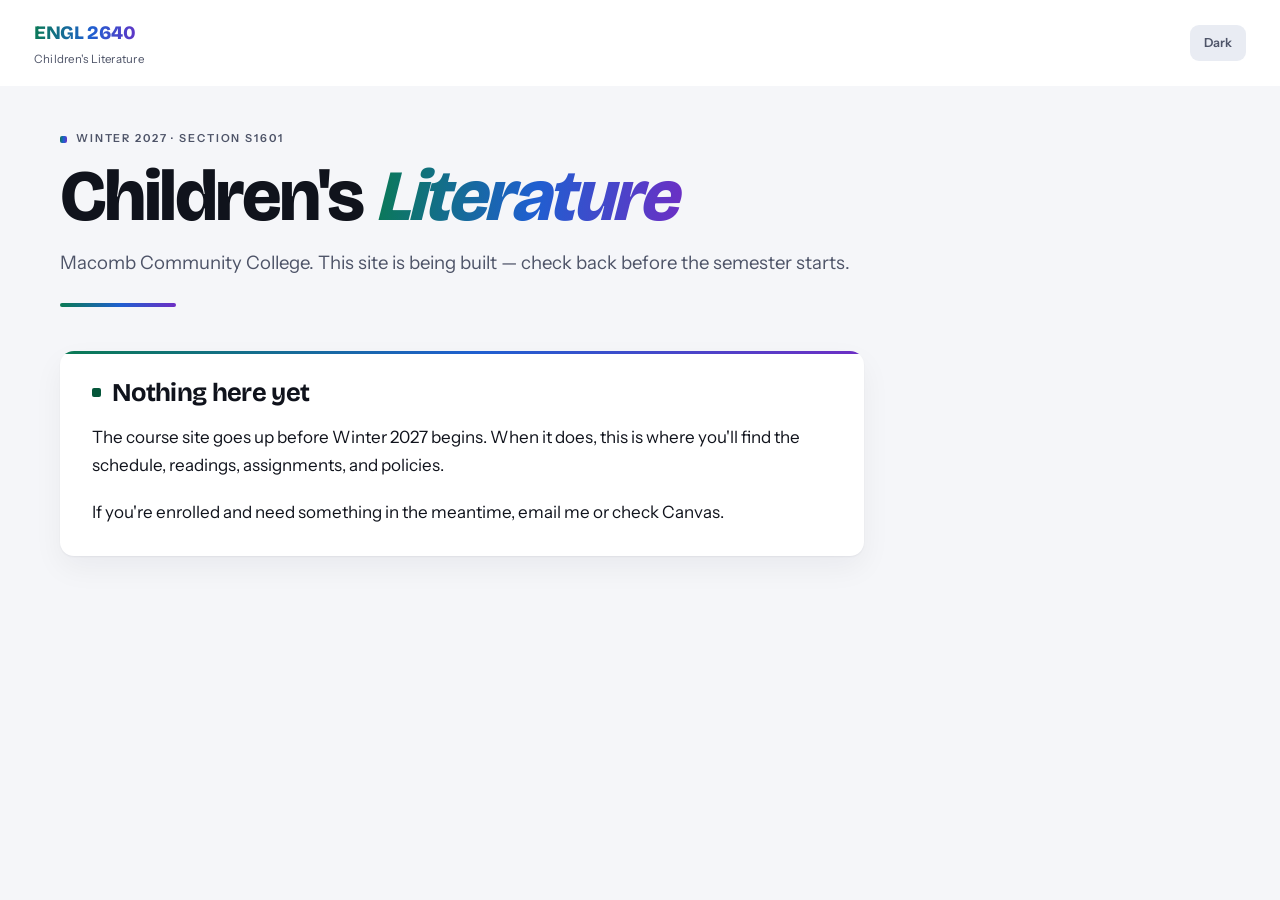
<file: index.html>
<!DOCTYPE html>
<html lang="en">
<head>
<meta charset="utf-8">
<meta name="viewport" content="width=device-width, initial-scale=1">
<title>ENGL 2640 · Children's Literature</title>
<meta name="description" content="ENGL 2640 Children's Literature at Macomb Community College — Winter 2027. Course site in development.">
<meta name="robots" content="noindex">
<link rel="preconnect" href="https://fonts.googleapis.com">
<link rel="preconnect" href="https://fonts.gstatic.com" crossorigin>
<link href="https://fonts.googleapis.com/css2?family=Bricolage+Grotesque:opsz,wght@12..96,400;12..96,600;12..96,800&family=Instrument+Sans:wght@400;500;600;700&family=JetBrains+Mono:wght@400;500;700&display=swap" rel="stylesheet">
<link rel="stylesheet" href="css/style.css">
</head>
<body>

<a class="skip-link" href="#main">Skip to main content</a>

<header class="topbar">
  <a class="wordmark" href="index.html">
    <span class="wordmark-code">ENGL 2640</span>
    <span class="wordmark-name">Children's Literature</span>
  </a>
  <button type="button" class="theme-toggle">Dark</button>
</header>

<main class="content" id="main">

  <section class="page-head">
    <p class="eyebrow"><span class="eyebrow-dot" aria-hidden="true"></span>Winter 2027 · Section S1601</p>
    <h1>Children's <em>Literature</em></h1>
    <p class="deck">Macomb Community College. This site is being built — check back before the semester starts.</p>
    <div class="head-rule" aria-hidden="true"></div>
  </section>

  <article class="card">
    <h2><span class="h2-mark" aria-hidden="true"></span>Nothing here yet</h2>
    <p>The course site goes up before Winter 2027 begins. When it does, this is where you'll find the schedule, readings, assignments, and policies.</p>
    <p>If you're enrolled and need something in the meantime, email me or check Canvas.</p>
  </article>

</main>

<script src="js/theme.js"></script>
<script src="js/nav.js"></script>
</body>
</html>
</file>
<file: css/style.css>
/* ============================================================
   ENGL 2640 · Children's Literature
   ------------------------------------------------------------
   SHARED LIT BASE, copied from the 1730 site. The component set
   and the two constraints below are meant to be identical across
   1730 / 2640 / 2855.

   ⚠️ PALETTE NOT YET CHOSEN. This file currently inherits 1730's
   green → blue → violet spectrum verbatim. Per the cross-site
   convention each course gets its own accent, so the token block
   under "1. TOKENS" is the thing to change — nothing below it
   should need touching.
   ============================================================ */

/* ============================================================
   ENGL 1730 · Contemporary American Literature
   Design: "Feed / Spectrum"
   ------------------------------------------------------------
   Two principles this file is built around:

   1. NO HARD RULES. Separation is done with surface-colour value
      shifts, spacing, and gradients — never a high-contrast line.
      A crisp border reads as an interruption and competes with
      the text. If you need to divide something, change the
      surface or add space. Gradient edges are fine: they read as
      movement, and the eye keeps going.

   2. NOTHING THAT ISN'T CLICKABLE MAY LOOK CLICKABLE. The card
      /tag/pin vocabulary is borrowed from where students already
      read, but it must never imply a control that doesn't exist.
      No reaction rows, no vote arrows, no button-shaped chips.
   ============================================================ */

/* ---- 1. TOKENS ------------------------------------------------
   Light is the base; dark redefines only the token values.
   Components always style through tokens, never inside the media
   query, so a new theme is a palette change and nothing else.   */

:root {
  /* surfaces */
  --ground:     #f5f6f9;   /* page behind everything */
  --surface:    #ffffff;   /* cards, top bar, sidebar */
  --surface-2:  #e9ecf3;   /* hover, quiet chips */

  /* text */
  --ink:        #10131c;
  --ink-2:      #4e5468;   /* secondary — still AAA on --ground */

  /* accents: green → blue → violet, spectrum order */
  --accent:     #05563a;   /* green  — links, current nav */
  --accent-2:   #5c25b0;   /* violet — tags, lens numerals */
  --accent-3:   #1a49a8;   /* blue   — notes, callouts */
  --grad: linear-gradient(96deg, #0a7a53 0%, #1f5fd0 52%, #6d2ec4 100%);

  --rule:       #dbdfe9;   /* only ever used faded or as a wash edge */
  --wash:       #ebe9f7;   /* tinted fill for notes / current nav */
  --on-accent:  #ffffff;

  /* lift: replaces borders on cards */
  --lift: 0 1px 2px rgba(20, 16, 45, .055), 0 12px 30px rgba(20, 16, 45, .05);

  --radius: 14px;

  --f-display: "Bricolage Grotesque", system-ui, sans-serif;
  --f-body:    "Instrument Sans", system-ui, sans-serif;
  --f-mono:    "JetBrains Mono", ui-monospace, Menlo, monospace;

  /* set by js/nav.js when a sticky offset is needed; 0 on the real site */
  --top-offset: 0px;
}

@media (prefers-color-scheme: dark) {
  :root:not([data-theme="light"]) {
    --ground:    #090d13;
    --surface:   #111722;
    --surface-2: #18202d;
    --ink:       #eef1f6;
    --ink-2:     #a3abbd;
    --accent:    #4fd6a0;
    --accent-2:  #b08cff;
    --accent-3:  #7aa8ff;
    --grad: linear-gradient(96deg, #4fd6a0 0%, #7aa8ff 52%, #b08cff 100%);
    --rule:      #212a38;
    --wash:      #17203a;
    --on-accent: #090d13;
    --lift: 0 1px 2px rgba(0, 0, 0, .3), 0 12px 30px rgba(0, 0, 0, .22);
  }
}

/* explicit override must beat the media query in both directions */
:root[data-theme="dark"] {
  --ground:    #090d13;
  --surface:   #111722;
  --surface-2: #18202d;
  --ink:       #eef1f6;
  --ink-2:     #a3abbd;
  --accent:    #4fd6a0;
  --accent-2:  #b08cff;
  --accent-3:  #7aa8ff;
  --grad: linear-gradient(96deg, #4fd6a0 0%, #7aa8ff 52%, #b08cff 100%);
  --rule:      #212a38;
  --wash:      #17203a;
  --on-accent: #090d13;
  --lift: 0 1px 2px rgba(0, 0, 0, .3), 0 12px 30px rgba(0, 0, 0, .22);
}

/* ---- 2. BASE -------------------------------------------------- */

*, *::before, *::after { box-sizing: border-box; }

body {
  margin: 0;
  background: var(--ground);
  color: var(--ink);
  font-family: var(--f-body);
  font-size: 17px;
  line-height: 1.62;
  -webkit-font-smoothing: antialiased;
}

a { color: var(--accent); }
a:focus-visible, button:focus-visible {
  outline: 3px solid var(--accent);
  outline-offset: 2px;
  border-radius: 3px;
}

.skip-link {
  position: absolute; left: -9999px; top: 0; z-index: 300;
  background: var(--accent); color: var(--on-accent);
  padding: 12px 20px; font-family: var(--f-body); font-weight: 600;
  text-decoration: none;
}
.skip-link:focus { left: 0; }

/* ---- 3. TOP BAR ----------------------------------------------
   Separated from the page by surface value, not a border.       */

.topbar {
  display: flex; align-items: center; justify-content: space-between;
  gap: 30px; flex-wrap: wrap;
  padding: 18px 34px;
  background: var(--surface);
  position: relative; z-index: 3;
}

.wordmark { text-decoration: none; color: inherit; display: flex; flex-direction: column; gap: 1px; }
.wordmark-code {
  font-family: var(--f-display); font-weight: 800; font-size: 19px;
  letter-spacing: -.02em;
  background: var(--grad); -webkit-background-clip: text; background-clip: text;
  color: transparent;
  padding-right: .09em; /* background-clip:text would shear the last glyph */
}
.wordmark-name { font-size: 11.5px; color: var(--ink-2); letter-spacing: .02em; }

.topnav { display: flex; gap: 3px; flex-wrap: wrap; }
.topnav a {
  font-size: 13.5px; font-weight: 500; color: var(--ink-2);
  text-decoration: none; padding: 8px 14px; min-height: 24px;
  border-radius: 9px;
}
.topnav a:hover { color: var(--ink); background: var(--surface-2); }
.topnav a[aria-current="page"] { color: var(--accent); font-weight: 700; }

.theme-toggle {
  appearance: none; border: 0; cursor: pointer;
  background: var(--surface-2); color: var(--ink-2);
  font: inherit; font-size: 12.5px; font-weight: 600;
  padding: 8px 14px; min-height: 32px; border-radius: 9px;
}
.theme-toggle:hover { color: var(--ink); }

/* ---- 4. FRAME + SIDEBAR --------------------------------------- */

.frame { display: grid; grid-template-columns: 282px minmax(0, 1fr); align-items: start; }

.sidenav {
  padding: 26px 22px 90px;
  background: var(--surface);
  position: sticky; top: var(--top-offset, 0px); align-self: start;
  max-height: calc(100vh - var(--top-offset, 0px));
  overflow-y: auto;
}

.sidecard-tile {
  width: 74px; height: 74px; border-radius: 18px; background: var(--grad);
  display: grid; place-items: center; margin: 0 auto 14px;
}
.sidecard-tile span {
  font-family: var(--f-display); font-weight: 800; font-size: 19px;
  color: #fff; letter-spacing: -.03em;
}
.sidecard-title {
  font-family: var(--f-display); font-weight: 600; font-size: 17px; line-height: 1.25;
  margin: 0 0 6px; text-align: center; text-wrap: balance;
}
.sidecard-meta {
  font-size: 11.5px; color: var(--ink-2); margin: 0 0 10px;
  text-align: center; line-height: 1.45;
}
.sidecard-stats {
  display: flex; justify-content: center; gap: 8px;
  margin: 0 0 22px; padding-bottom: 22px; position: relative;
}
.sidecard-stats span {
  font-size: 10.5px; color: var(--ink-2);
  background: var(--surface-2); padding: 3px 9px; border-radius: 99px;
}
/* a fade, not a line */
.sidecard-stats::after {
  content: ""; position: absolute; left: 12%; right: 12%; bottom: 0; height: 1px;
  background: linear-gradient(90deg, transparent, var(--rule) 30%, var(--rule) 70%, transparent);
}

.sidenav-heading {
  font-size: 10.5px; letter-spacing: .16em; text-transform: uppercase;
  color: var(--ink-2); font-weight: 600; margin: 26px 0 7px;
}
.sidenav-heading:first-of-type { margin-top: 0; }
.sidenav ul { list-style: none; margin: 0; padding: 0; display: flex; flex-direction: column; gap: 1px; }
.sidenav a {
  display: block; text-decoration: none; color: var(--ink-2);
  font-size: 14px; line-height: 1.35;
  padding: 9px 12px; min-height: 24px; border-radius: 10px;
}
.sidenav a:hover { color: var(--ink); background: var(--surface-2); }
.sidenav a[aria-current="page"] { color: var(--accent); font-weight: 700; background: var(--wash); }

/* ---- 5. CONTENT ----------------------------------------------- */

.content { padding: 44px 60px 130px; max-width: 84ch; }

.eyebrow {
  font-size: 11px; letter-spacing: .17em; text-transform: uppercase;
  color: var(--ink-2); font-weight: 600;
  margin: 0 0 16px; display: flex; align-items: center; gap: 9px;
}
.eyebrow-dot { width: 7px; height: 7px; border-radius: 2px; background: var(--grad); flex: none; }

h1 {
  font-family: var(--f-display); font-weight: 800; letter-spacing: -.035em;
  font-size: clamp(2.7rem, 6.2vw, 4.5rem); line-height: .98;
  margin: 0 0 18px; text-wrap: balance;
}
h1 em {
  font-style: normal;
  background: var(--grad); -webkit-background-clip: text; background-clip: text;
  color: transparent;
  /* padding widens the paint box past the last glyph; the negative margin
     keeps following punctuation where it was */
  padding-right: .09em; margin-right: -.06em;
  -webkit-box-decoration-break: clone; box-decoration-break: clone;
}

.deck {
  font-size: 1.16rem; line-height: 1.48; color: var(--ink-2);
  margin: 0; max-width: 46ch; text-wrap: pretty;
}
.head-rule { height: 4px; width: 116px; background: var(--grad); margin: 26px 0 0; border-radius: 99px; }
.page-head { margin-bottom: 44px; }

h2 {
  font-family: var(--f-display); font-weight: 700; letter-spacing: -.026em;
  font-size: 1.6rem; line-height: 1.18; margin: 0 0 16px;
  display: flex; align-items: center; gap: 11px; text-wrap: balance;
}
.h2-mark { width: 9px; height: 9px; border-radius: 2px; background: var(--accent); flex: none; }
.section-head { margin: 62px 0 12px; }
.section-intro { color: var(--ink-2); margin: 0 0 8px; max-width: 66ch; }

.content p { margin: 0 0 1.15em; max-width: 68ch; }
.lede { font-size: 1.09rem; }
.content em { font-style: italic; }

.closing { margin-top: 52px; padding-top: 30px; color: var(--ink-2); position: relative; }
.closing::before {
  content: ""; position: absolute; top: 0; left: 0; right: 0; height: 1px;
  background: linear-gradient(90deg, var(--rule) 0%, var(--rule) 24%, transparent 76%);
}

/* ---- 6. CARD -------------------------------------------------- */

.card {
  background: var(--surface); border: 0; box-shadow: var(--lift);
  border-radius: var(--radius); padding: 27px 32px 30px; margin: 0 0 30px;
  position: relative; overflow: hidden;
}
.card::before {
  content: ""; position: absolute; inset: 0 0 auto; height: 3px; background: var(--grad);
}
.card p:last-of-type { margin-bottom: 0; }

/* informational marker — deliberately not shaped like a control */
.card-flag {
  position: absolute; top: 18px; right: 24px;
  font-size: 11px; font-weight: 700; color: var(--accent);
}

/* tags are plain text, the way AO3 renders them — not buttons */
.tagrow { display: flex; flex-wrap: wrap; gap: 6px 16px; margin-top: 22px; }
.tag { font-family: var(--f-mono); font-size: 12.5px; color: var(--accent-2); }

/* ---- 7. PULL QUOTE -------------------------------------------- */

.pull {
  margin: 38px 0; padding: 26px 28px; background: var(--wash);
  border-radius: var(--radius); position: relative; overflow: hidden;
}
.pull::before { content: ""; position: absolute; inset: 0 auto 0 0; width: 5px; background: var(--grad); }
.pull p {
  font-family: var(--f-display); font-weight: 600; font-size: 1.5rem; line-height: 1.28;
  margin: 0 0 8px; letter-spacing: -.022em; text-wrap: pretty;
}
.pull cite {
  font-style: normal; font-size: 12px; letter-spacing: .1em;
  text-transform: uppercase; color: var(--ink-2);
}

/* ---- 8. READING LIST ------------------------------------------
   Every text gets identical fields in identical order, whatever
   it is and wherever it came from. That uniformity is the point. */

.readings { list-style: none; margin: 26px 0 0; padding: 0; display: flex; flex-direction: column; gap: 14px; }

.reading {
  display: grid; grid-template-columns: 62px minmax(0, 1fr); gap: 0 18px;
  background: var(--surface); border: 0; box-shadow: var(--lift);
  border-radius: var(--radius); padding: 27px 26px 24px;
  position: relative; overflow: hidden;
}
.reading::before {
  content: ""; position: absolute; inset: 0 0 auto; height: 3px; background: var(--grad);
}
.reading-rail { display: flex; }
.reading-body { min-width: 0; } /* let long titles wrap instead of widening the grid */
.reading-index {
  font-family: var(--f-mono); font-weight: 700; font-size: 15px;
  color: var(--accent); font-variant-numeric: tabular-nums;
}
.reading-head { display: flex; align-items: baseline; justify-content: space-between; gap: 16px; flex-wrap: wrap; }
.reading-title {
  font-family: var(--f-display); font-weight: 700; letter-spacing: -.024em;
  font-size: 1.24rem; line-height: 1.22; margin: 0 0 3px; text-wrap: balance;
}
.reading-form {
  font-size: 10.5px; letter-spacing: .12em; text-transform: uppercase;
  color: var(--ink-2); background: var(--surface-2);
  padding: 4px 10px; border-radius: 99px; white-space: nowrap; font-weight: 600;
}
.reading-byline { font-size: 13.5px; color: var(--ink-2); margin: 0 0 14px; }
.reading-meta { margin: 0 0 13px; display: grid; gap: 5px; }
.reading-meta > div { display: grid; grid-template-columns: 150px minmax(0, 1fr); gap: 14px; align-items: baseline; }
.reading-meta dt {
  font-size: 10px; letter-spacing: .13em; text-transform: uppercase;
  color: var(--ink-2); font-weight: 600;
}
.reading-meta dd { margin: 0; font-size: 14.5px; }
.reading-note { font-size: 14.5px; color: var(--ink-2); margin: 0; max-width: 62ch; line-height: 1.55; }

/* online-native texts keep their own byline phrasing */
.reading[data-form="post"] .reading-byline::before,
.reading[data-form="fic"] .reading-byline::before { content: "posted by "; }
.reading[data-form="post"] .reading-title,
.reading[data-form="fic"] .reading-title { font-size: 1.1rem; }

/* ---- 9. NOTE BOX ---------------------------------------------- */

.note {
  margin: 42px 0; padding: 22px 26px; background: var(--wash);
  border-radius: var(--radius); position: relative; overflow: hidden;
}
.note::before { content: ""; position: absolute; inset: 0 auto 0 0; width: 5px; background: var(--accent-3); }
.note-label {
  font-size: 11px; letter-spacing: .14em; text-transform: uppercase;
  color: var(--accent-3); font-weight: 700; margin: 0 0 9px;
}
.note p:last-child { margin-bottom: 0; }

/* ---- 10. LENS CARDS -------------------------------------------- */

.lenses { display: grid; grid-template-columns: repeat(auto-fit, minmax(198px, 1fr)); gap: 14px; margin: 26px 0 8px; }
.lens {
  background: var(--surface); border: 0; box-shadow: var(--lift);
  border-radius: var(--radius); padding: 22px; position: relative; overflow: hidden;
}
.lens::before { content: ""; position: absolute; inset: 0 0 auto; height: 3px; background: var(--grad); }
.lens-num { font-family: var(--f-mono); font-size: 11px; font-weight: 700; letter-spacing: .1em; color: var(--accent-2); }
.lens h3 {
  font-family: var(--f-display); font-weight: 700; font-size: 1.02rem;
  letter-spacing: -.018em; margin: 8px 0 8px;
}
.lens p { font-size: 14px; line-height: 1.52; margin: 0; color: var(--ink-2); }

/* ---- 11. RESPONSIVE -------------------------------------------
   Laptop first (that's where students do the work), then tablet,
   then phone.                                                    */

@media (max-width: 1100px) {
  .frame { grid-template-columns: 240px minmax(0, 1fr); }
  .content { padding: 36px 38px 110px; }
}

/* ---- MOBILE (≤880px) -------------------------------------------
   Two moves:
     · the five course areas drop to a fixed bottom bar, in thumb reach
     · the section sidebar becomes a left drawer behind a hamburger,
       with a close button that stays put while you scroll
   Both are built by js/nav.js. Everything here is scoped to .has-js
   so that with JavaScript off the sidebar simply stays in the page
   and the top nav keeps working.                                    */

@media (max-width: 880px) {
  .frame { grid-template-columns: 1fr; }
  .sidenav { position: static; max-height: none; padding: 20px 22px 24px; }
  .sidenav ul { flex-direction: row; flex-wrap: wrap; gap: 3px; }
  .content { padding: 28px 22px 90px; }
  .topbar { padding: 12px 16px; gap: 10px; }
  .reading { grid-template-columns: 1fr; gap: 10px; }
  .reading-meta > div { grid-template-columns: 1fr; gap: 1px; }

  /* ---- with JS: top nav moves to the bottom bar ---- */
  .has-js .topnav { display: none; }
  .has-js .bottombar { display: block; }
  /* keep the last of the page clear of the fixed bar */
  .has-js .content { padding-bottom: calc(96px + env(safe-area-inset-bottom, 0px)); }

  /* ---- hamburger ---- */
  .has-js .burger {
    order: -1; display: inline-flex; align-items: center; gap: 8px;
    appearance: none; border: 0; cursor: pointer;
    background: var(--surface-2); color: var(--ink);
    font: inherit; font-size: 13px; font-weight: 600;
    padding: 9px 14px; min-height: 44px; border-radius: 11px;
  }
  .has-js .burger:hover { background: var(--wash); }

  /* ---- drawer ---- */
  .has-js .sidenav {
    position: fixed; z-index: 60; inset: 0 auto 0 0;
    width: min(86vw, 360px); max-height: none;
    padding: 0 20px calc(28px + env(safe-area-inset-bottom, 0px));
    overflow-y: auto; overscroll-behavior: contain;
    background: var(--surface);
    border-radius: 0 22px 22px 0;
    box-shadow: 24px 0 60px rgba(0, 0, 0, .28);
    transform: translateX(-102%);
    transition: transform .26s cubic-bezier(.32, .72, 0, 1);
    visibility: hidden;
  }
  .has-js.drawer-open .sidenav { transform: translateX(0); visibility: visible; }
  .has-js .sidecard { display: block; }

  /* sticky close header — reachable however far you scroll */
  .has-js .drawer-head {
    position: sticky; top: 0; z-index: 2;
    display: flex; align-items: center; justify-content: space-between; gap: 12px;
    padding: 14px 0 12px; margin-bottom: 6px;
    background: var(--surface);
  }
  .has-js .drawer-head::after {
    content: ""; position: absolute; left: 0; right: 0; bottom: 0; height: 1px;
    background: linear-gradient(90deg, var(--rule), transparent 82%);
  }
  .has-js .drawer-title {
    font-size: 10.5px; letter-spacing: .16em; text-transform: uppercase;
    color: var(--ink-2); font-weight: 600;
  }
  .has-js .drawer-close {
    display: inline-flex; align-items: center; gap: 7px;
    appearance: none; border: 0; cursor: pointer;
    background: var(--surface-2); color: var(--ink);
    font: inherit; font-size: 13px; font-weight: 600;
    padding: 9px 14px; min-height: 44px; border-radius: 11px;
  }
  .has-js .drawer-close:hover { background: var(--wash); color: var(--accent); }

  .has-js .drawer-scrim {
    position: fixed; inset: 0; z-index: 55;
    background: rgba(9, 13, 19, .55);
    opacity: 0; transition: opacity .26s ease;
  }
  .has-js.drawer-open .drawer-scrim { opacity: 1; }

  /* drawer links go back to a vertical list */
  .has-js .sidenav ul { flex-direction: column; gap: 1px; }
  .has-js .sidenav a { padding: 12px 12px; min-height: 44px; }

  body.is-locked { position: fixed; width: 100%; top: calc(-1 * var(--scroll-lock, 0px)); }
}

/* ---- BOTTOM BAR ------------------------------------------------
   Hidden until the mobile breakpoint. Gradient strip on top instead
   of a border — a line there would sit under the text all the way
   down every page.                                                 */

.bottombar { display: none; }

@media (max-width: 880px) {
  .bottombar {
    position: fixed; inset: auto 0 0 0; z-index: 40;
    background: var(--surface);
    box-shadow: 0 -2px 10px rgba(0, 0, 0, .07), 0 -14px 34px rgba(0, 0, 0, .05);
    padding-bottom: env(safe-area-inset-bottom, 0px);
  }
  .bottombar::before {
    content: ""; position: absolute; inset: 0 0 auto; height: 2px; background: var(--grad);
  }
  .bottombar ul {
    list-style: none; margin: 0 auto; padding: 6px 4px 8px;
    max-width: 620px;
    display: grid; grid-auto-flow: column; grid-auto-columns: 1fr;
  }
  .bb-item {
    display: grid; justify-items: center; gap: 3px;
    padding: 6px 2px; min-height: 52px;
    text-decoration: none; color: var(--ink-2);
    border-radius: 12px; position: relative;
  }
  .bb-ico {
    display: grid; place-items: center; width: 44px; height: 30px;
    border-radius: 99px; position: relative; line-height: 0;
  }
  .bb-label {
    font-size: 10.5px; font-weight: 600; letter-spacing: .01em;
    text-align: center; line-height: 1.15;
  }
  .bb-item[aria-current="page"] { color: var(--accent); }
  .bb-item[aria-current="page"] .bb-ico::before {
    content: ""; position: absolute; inset: 0; border-radius: 99px;
    background: var(--grad); opacity: .16;
  }
  /* sections that don't exist yet: visible, clearly not a dead end */
  .bb-item.is-wip { color: var(--ink-2); opacity: .42; cursor: default; }
  .bb-item:not(.is-wip):hover { color: var(--ink); background: var(--surface-2); }
}

@media (max-width: 580px) {
  body { font-size: 16px; }
  .topnav { gap: 0; }
  .topnav a { padding: 7px 10px; font-size: 12px; }
  .lenses { grid-template-columns: 1fr; }
  .burger-text, .drawer-close-text { position: absolute; width: 1px; height: 1px; overflow: hidden; clip: rect(0 0 0 0); white-space: nowrap; }
  .has-js .burger, .has-js .drawer-close { padding: 10px; min-width: 44px; justify-content: center; }
  .bb-label { font-size: 9.5px; }
}

@media (prefers-reduced-motion: reduce) {
  * { transition: none !important; animation: none !important; scroll-behavior: auto !important; }
}
</file>
